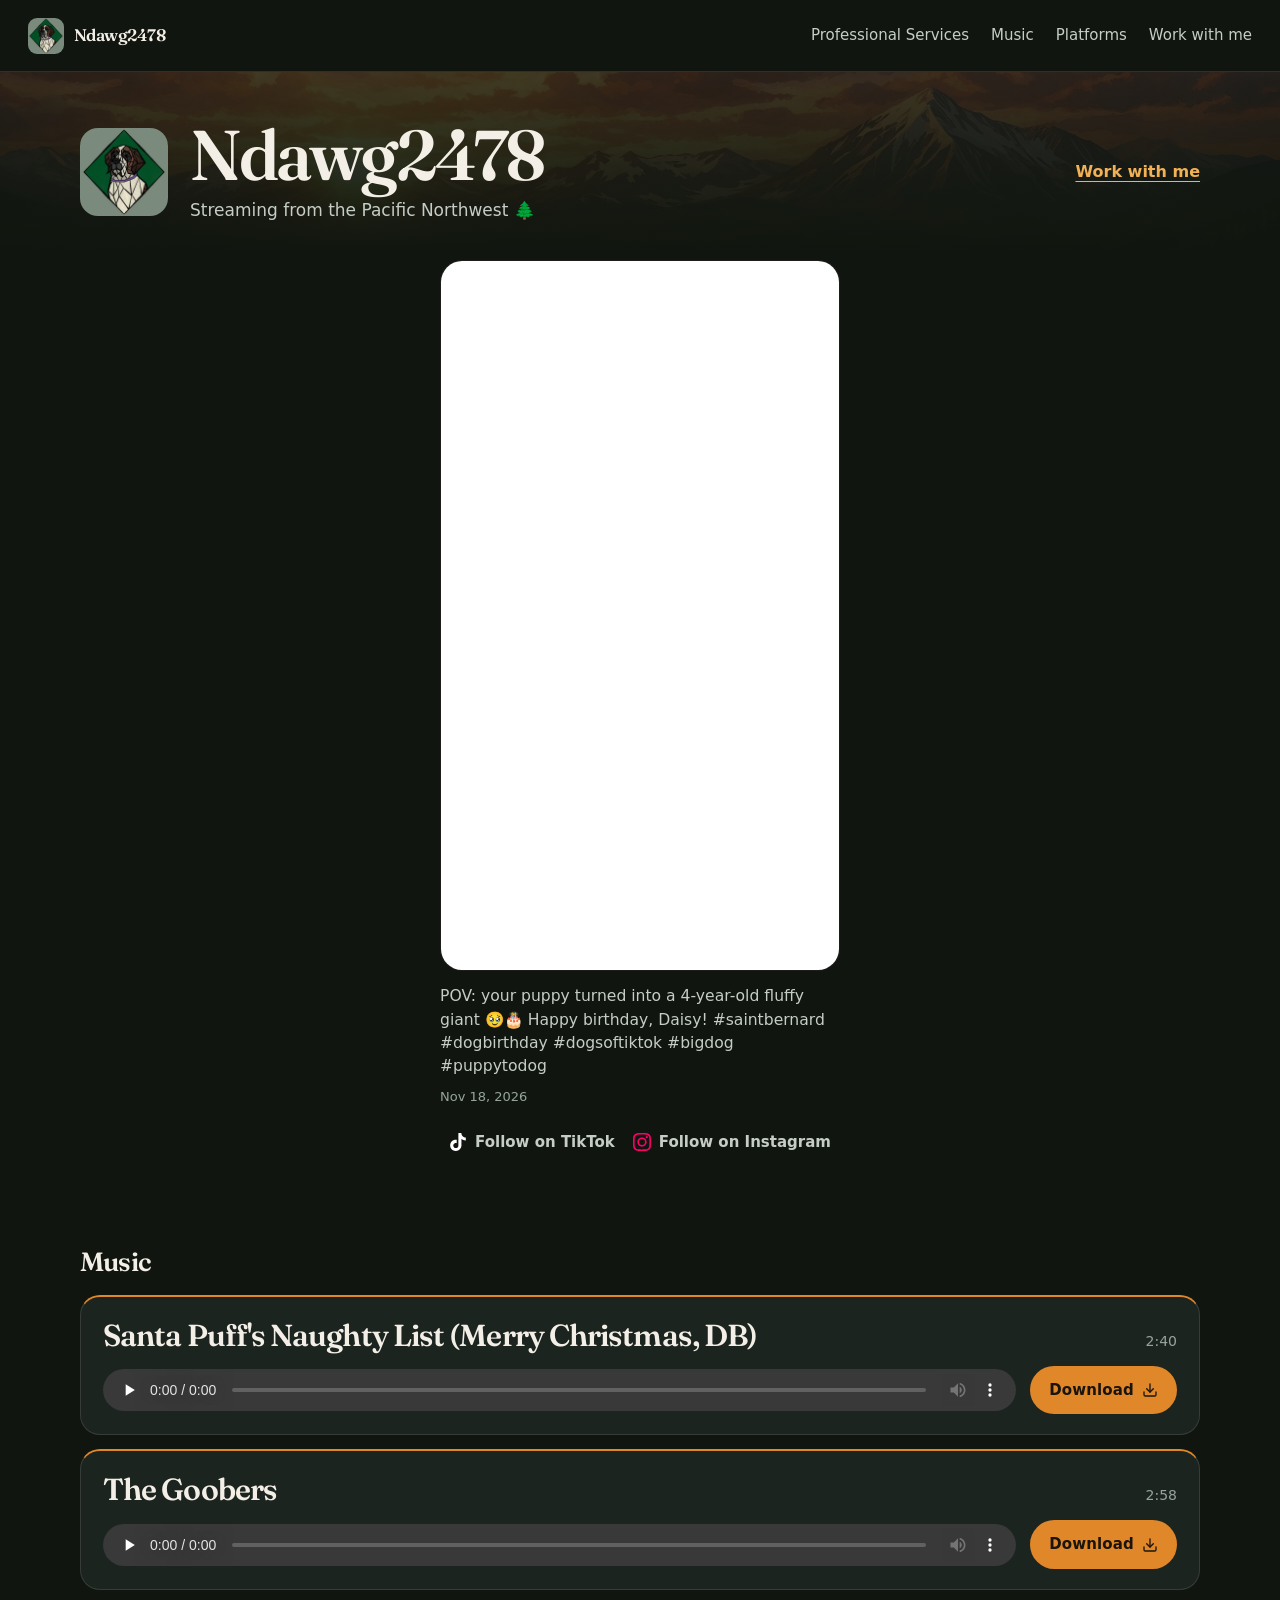
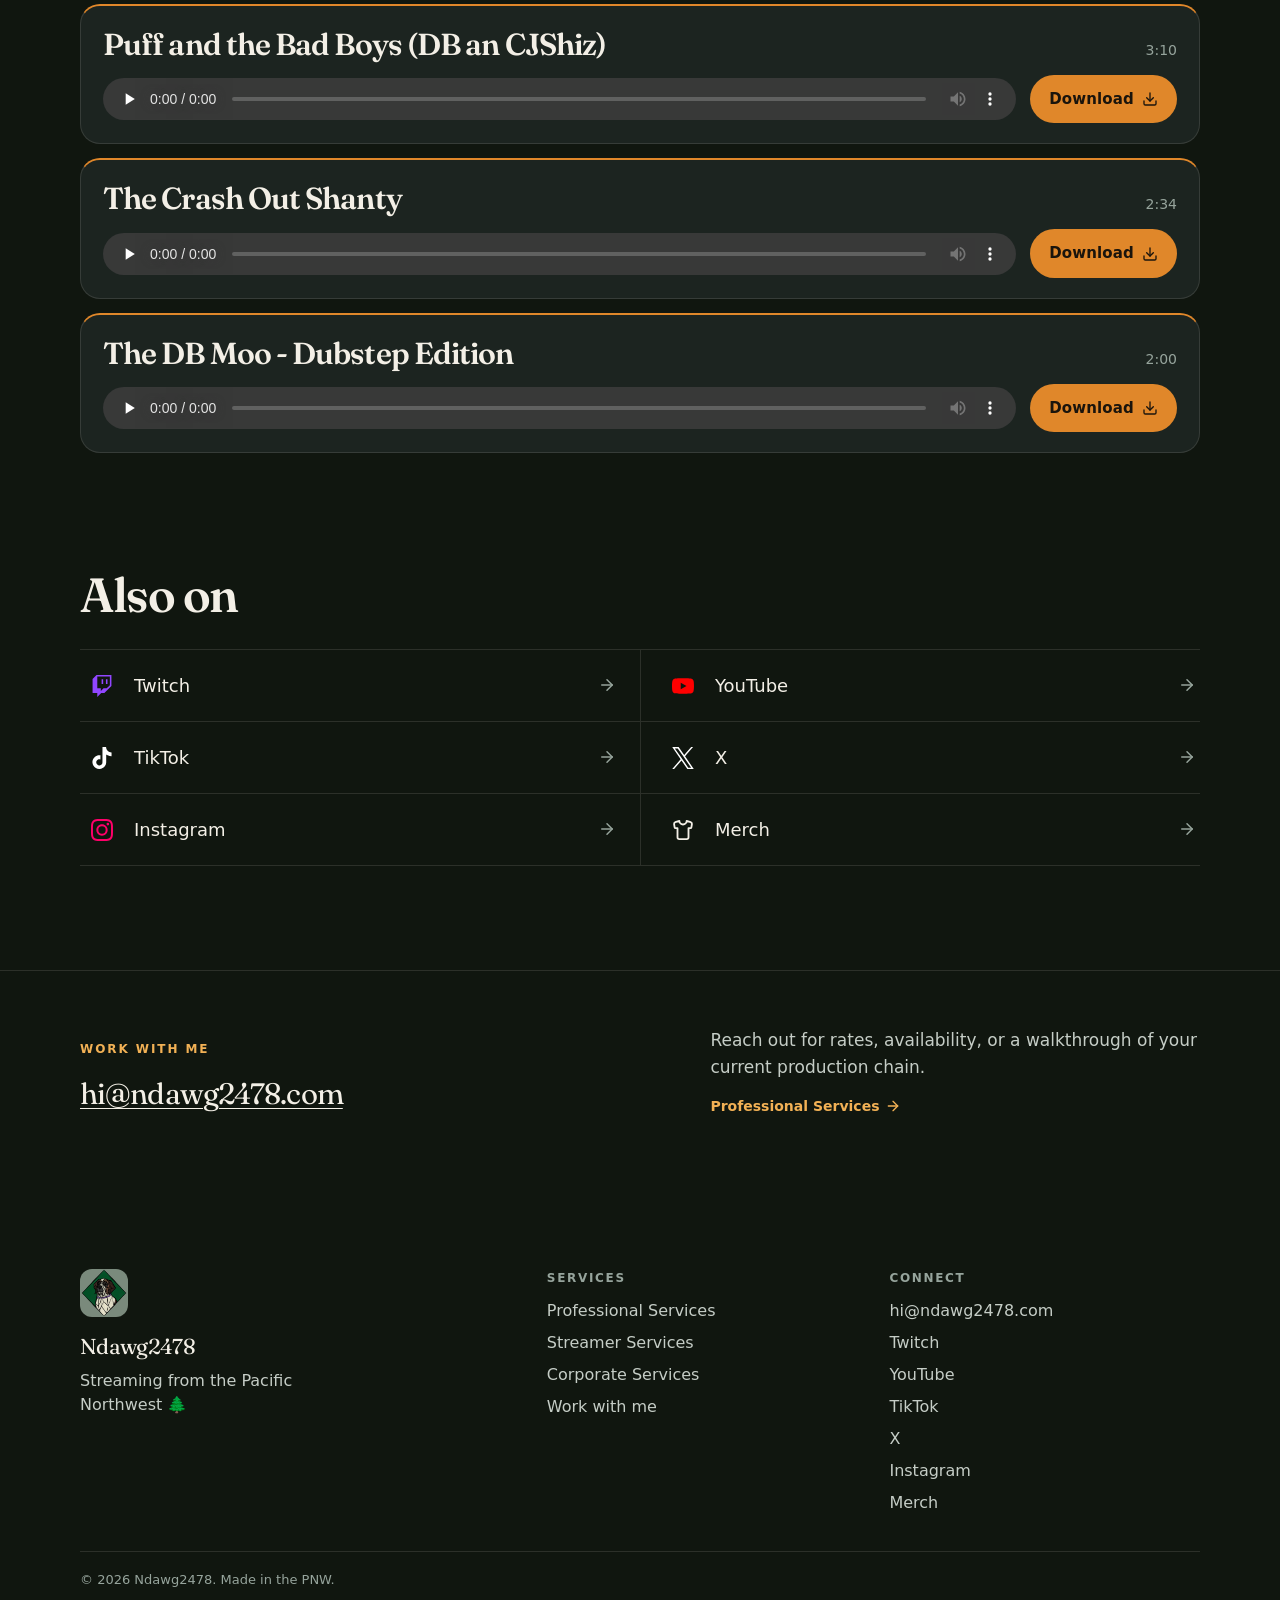
<file: index.html>
<!DOCTYPE html>
<html lang="en">
<head>
  <meta charset="UTF-8">
  <meta name="viewport" content="width=device-width, initial-scale=1.0">
  <title>Ndawg2478</title>
  <meta name="description" content="Ndawg2478 — Twitch, YouTube, TikTok, Twitter, Instagram, and professional production services.">
  <meta name="theme-color" content="#10160f">
  <link rel="canonical" href="https://ndawg2478.com/">
  <link rel="icon" href="assets/favicon.png" type="image/png" sizes="32x32">
  <link rel="apple-touch-icon" href="assets/apple-touch.png">

  <meta property="og:type" content="website">
  <meta property="og:site_name" content="Ndawg2478">
  <meta property="og:title" content="Ndawg2478">
  <meta property="og:description" content="Ndawg2478 — Twitch, YouTube, TikTok, Twitter, Instagram, and professional production services.">
  <meta property="og:url" content="https://ndawg2478.com/">
  <meta property="og:image" content="https://ndawg2478.com/assets/banner.jpg">
  <meta property="og:image:alt" content="Sunset over a Pacific Northwest mountain lake">
  <meta name="twitter:card" content="summary_large_image">
  <meta name="twitter:title" content="Ndawg2478">
  <meta name="twitter:description" content="Ndawg2478 — Twitch, YouTube, TikTok, Twitter, Instagram, and professional production services.">
  <meta name="twitter:image" content="https://ndawg2478.com/assets/banner.jpg">

  <link rel="preconnect" href="https://fonts.googleapis.com">
  <link rel="preconnect" href="https://fonts.gstatic.com" crossorigin>
  <link href="https://fonts.googleapis.com/css2?family=Fraunces:opsz,wght@9..144,600&display=swap" rel="stylesheet">
  <link rel="stylesheet" href="styles.css">
</head>
<body class="home" data-page="home">
  <a class="skip-link" href="#content">Skip to content</a>
  <noscript>
    <p class="noscript">Ndawg2478 — Twitch, YouTube, TikTok, Twitter, Instagram, and professional production services.
      <a href="https://www.tiktok.com/@ndawg2478">TikTok</a>
      <a href="https://www.instagram.com/ndawg2478/">Instagram</a>
      <a href="assets/audio/puff-and-the-bad-boys.mp3" download="puff-and-the-bad-boys.mp3">Puff and the Bad Boys (DB an CJShiz)</a>
      <a href="assets/audio/the-crash-out-shanty.mp3" download="the-crash-out-shanty.mp3">The Crash Out Shanty</a>
      <a href="assets/audio/the-db-moo-dubstep-edition.mp3" download="the-db-moo-dubstep-edition.mp3">The DB Moo - Dubstep Edition</a>
      <a href="mailto:hi@ndawg2478.com?subject=Production%20Inquiry">hi@ndawg2478.com</a>
      <a href="portfolio.html">Professional Services</a>
    </p>
  </noscript>

  <header class="site-header" data-role="header"></header>

  <main id="content">
    <section class="creator" aria-label="Introduction">
      <div class="creator-photo" aria-hidden="true">
        <img data-role="banner-image" data-decorative="true" src="assets/banner.jpg" width="1920" height="1080" alt="" decoding="async">
      </div>
      <div class="creator-copy" data-role="creator"></div>
    </section>

    <section id="watch" class="section section-latest" data-role="latest" aria-label="Latest video"></section>
    <section id="music" class="section section-music" data-role="music" hidden aria-label="Music"></section>
    <section id="platforms" class="section" data-role="platforms" aria-label="Platforms"></section>
    <section id="contact" class="section contact-slim" data-role="home-contact" aria-label="Contact"></section>
  </main>

  <footer class="site-footer" data-role="footer"></footer>

  <script src="js/icons.js"></script>
  <script src="js/site-data.js"></script>
</body>
</html>
</file>
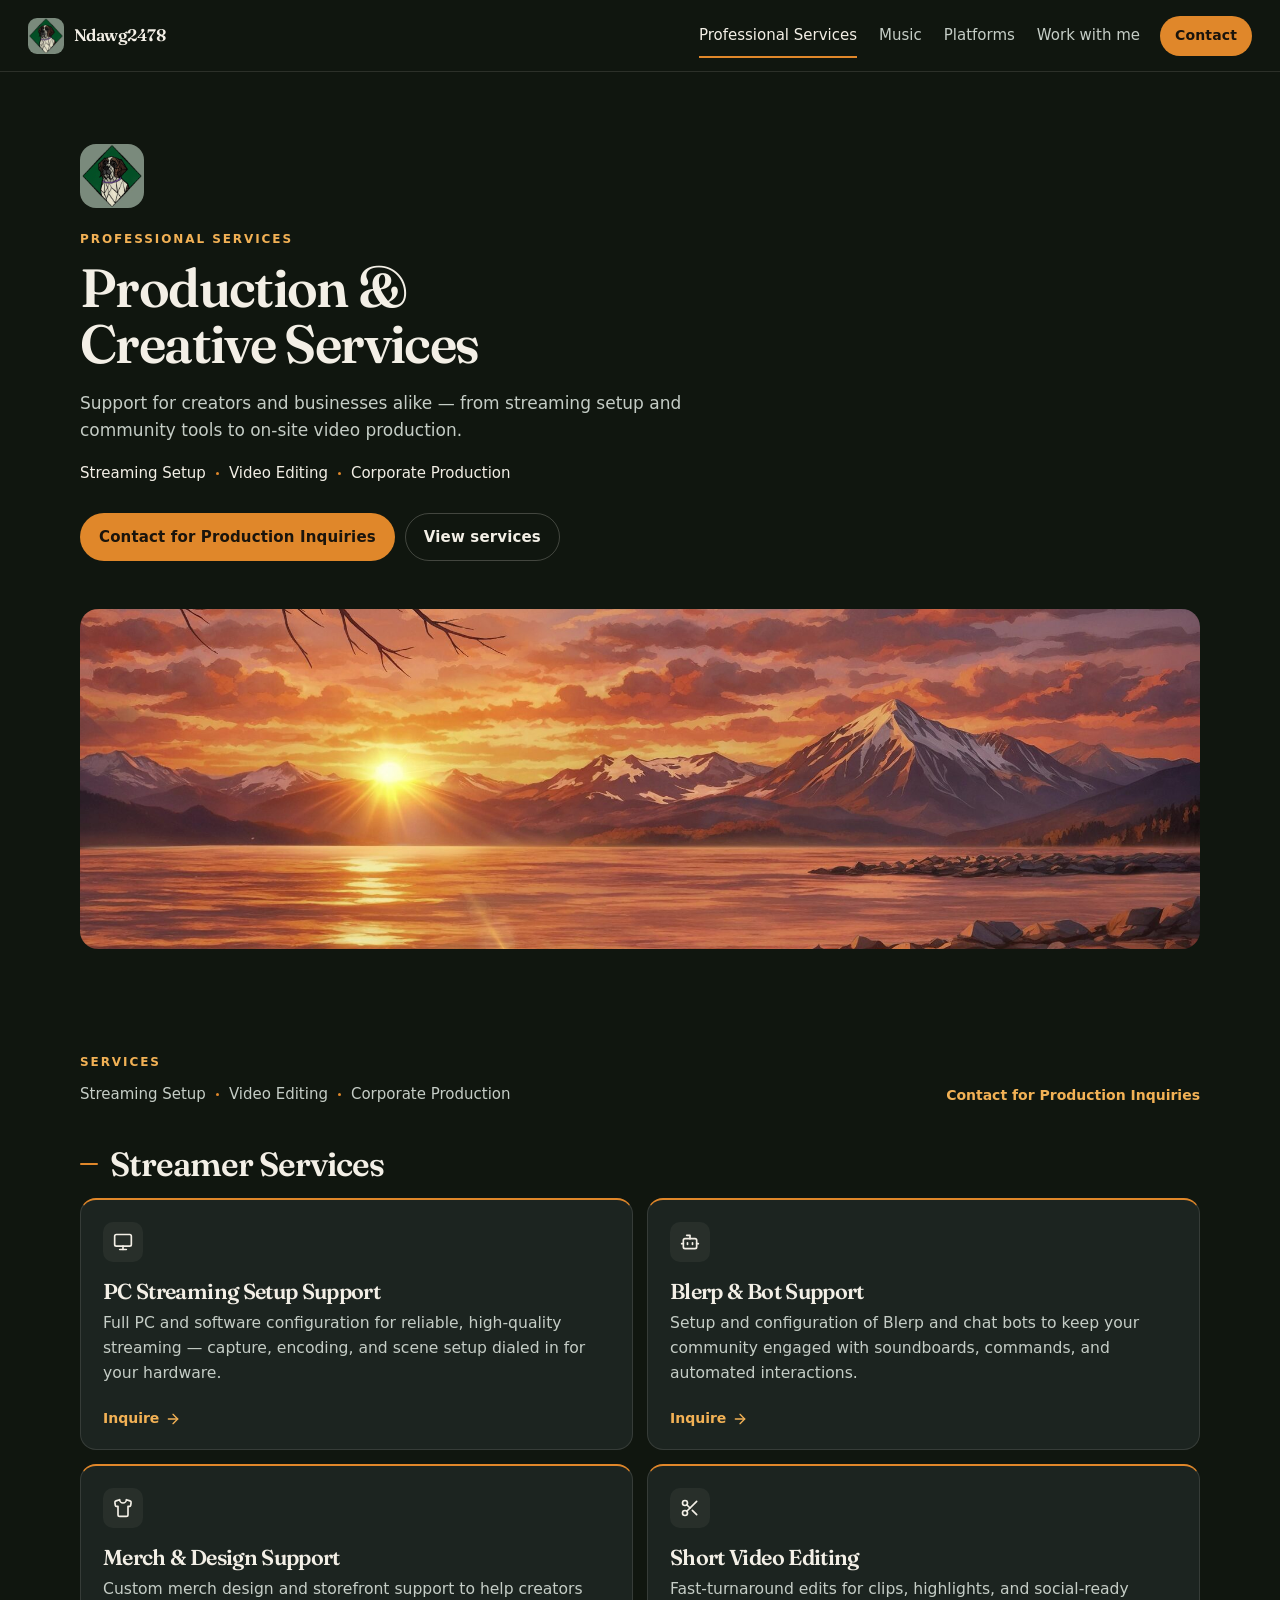
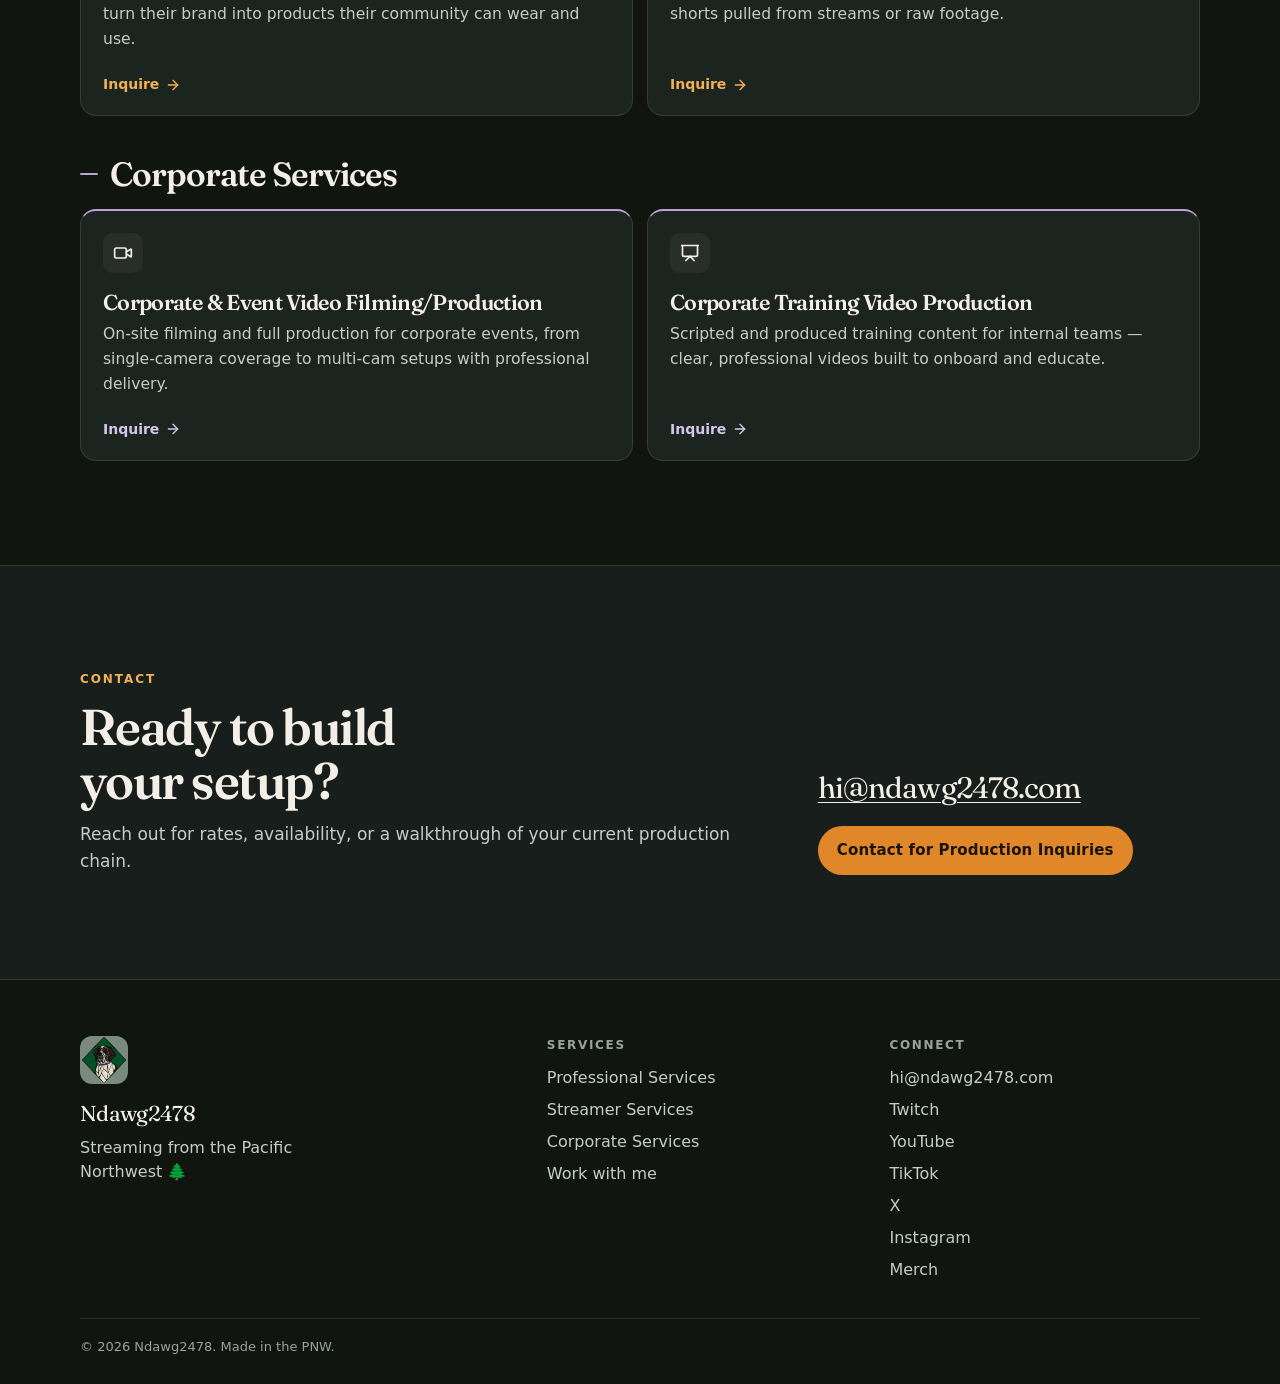
<file: portfolio.html>
<!DOCTYPE html>
<html lang="en">
<head>
  <meta charset="UTF-8">
  <meta name="viewport" content="width=device-width, initial-scale=1.0">
  <title>Production &amp; Creative Services — Ndawg2478</title>
  <meta name="description" content="PC streaming setup, Blerp/bot support, merch design, video editing, and corporate video production services by Ndawg2478.">
  <meta name="theme-color" content="#10160f">
  <link rel="canonical" href="https://ndawg2478.com/portfolio.html">
  <link rel="icon" href="assets/favicon.png" type="image/png" sizes="32x32">
  <link rel="apple-touch-icon" href="assets/apple-touch.png">

  <meta property="og:type" content="website">
  <meta property="og:site_name" content="Ndawg2478">
  <meta property="og:title" content="Production &amp; Creative Services — Ndawg2478">
  <meta property="og:description" content="PC streaming setup, Blerp/bot support, merch design, video editing, and corporate video production services by Ndawg2478.">
  <meta property="og:url" content="https://ndawg2478.com/portfolio.html">
  <meta property="og:image" content="https://ndawg2478.com/assets/banner.jpg">
  <meta property="og:image:alt" content="Sunset over a Pacific Northwest mountain lake">
  <meta name="twitter:card" content="summary_large_image">
  <meta name="twitter:title" content="Production &amp; Creative Services — Ndawg2478">
  <meta name="twitter:description" content="PC streaming setup, Blerp/bot support, merch design, video editing, and corporate video production services by Ndawg2478.">
  <meta name="twitter:image" content="https://ndawg2478.com/assets/banner.jpg">

  <link rel="preconnect" href="https://fonts.googleapis.com">
  <link rel="preconnect" href="https://fonts.gstatic.com" crossorigin>
  <link href="https://fonts.googleapis.com/css2?family=Fraunces:opsz,wght@9..144,600&display=swap" rel="stylesheet">
  <link rel="stylesheet" href="styles.css">
</head>
<body data-page="services">
  <a class="skip-link" href="#content">Skip to content</a>
  <noscript>
    <p class="noscript">Production &amp; Creative Services. Email <a href="mailto:hi@ndawg2478.com?subject=Production%20Inquiry">hi@ndawg2478.com</a>.</p>
  </noscript>

  <header class="site-header" data-role="header"></header>

  <main id="content">
    <div class="page-intro" data-role="page-intro"></div>
    <div class="photo-band">
      <img data-role="banner-image" src="assets/banner.jpg" width="1920" height="1080" alt="Sunset over a Pacific Northwest mountain lake" decoding="async">
    </div>
    <section id="services" class="section" data-role="services" aria-label="Services"></section>
    <div data-role="optional"></div>
    <section id="contact" class="section contact-band" data-role="contact" aria-label="Contact"></section>
  </main>

  <footer class="site-footer" data-role="footer"></footer>

  <script src="js/icons.js"></script>
  <script src="js/site-data.js"></script>
</body>
</html>
</file>
<file: styles.css>
/* ndawg2478 — public site. Forest ground, sunset action, purple as a second line. */

:root {
  --bg: #10160f;
  --bg-raised: #171e1b;
  --bg-card: #1c2420;
  --line: rgba(243, 239, 230, 0.12);
  --line-strong: rgba(243, 239, 230, 0.22);
  --text: #f3efe6;
  --muted: #c5cdc6;
  --faint: #96a49c;
  --sunset: #e0872a;
  --sunset-soft: #f2b155;
  --purple: #b7a3d4;
  --on-sunset: #1a140c;
  --font-heading: "Fraunces", "Iowan Old Style", Palatino, Georgia, serif;
  --font-body: system-ui, -apple-system, BlinkMacSystemFont, "Segoe UI", Roboto, Helvetica, Arial, sans-serif;
  --header-h: 72px;
  --wrap: 1120px;
}

* { box-sizing: border-box; margin: 0; padding: 0; }

html { scroll-behavior: smooth; color-scheme: dark; }

body {
  font-family: var(--font-body);
  color: var(--text);
  background: var(--bg);
  line-height: 1.5;
  min-height: 100vh;
  -webkit-font-smoothing: antialiased;
}

::selection { background: rgba(224, 135, 42, 0.28); color: var(--text); }

:focus { outline: none; }
:focus-visible { outline: 2px solid var(--sunset-soft); outline-offset: 3px; }

img { display: block; max-width: 100%; }
a { color: inherit; text-decoration: none; }

h1, h2, h3 {
  font-family: var(--font-heading);
  font-weight: 600;
  letter-spacing: -0.03em;
  line-height: 1.08;
  text-wrap: balance;
}

.icon-inline, .mark { width: 1em; height: 1em; display: inline-block; vertical-align: -0.125em; flex-shrink: 0; }

.visually-hidden {
  position: absolute;
  width: 1px;
  height: 1px;
  padding: 0;
  margin: -1px;
  overflow: hidden;
  clip: rect(0, 0, 0, 0);
  white-space: nowrap;
  border: 0;
}

.skip-link {
  position: fixed;
  left: 16px;
  top: 12px;
  transform: translateY(-160%);
  background: var(--text);
  color: var(--bg);
  padding: 8px 14px;
  border-radius: 8px;
  font-weight: 600;
  z-index: 50;
}
.skip-link:focus { transform: none; }

.noscript {
  padding: 12px 20px;
  background: var(--bg-raised);
  border-bottom: 1px solid var(--line);
  color: var(--muted);
}
.noscript a { color: var(--sunset-soft); text-decoration: underline; text-underline-offset: 3px; }

.wrap { width: min(var(--wrap), calc(100% - 40px)); margin: 0 auto; }

.eyebrow {
  font-family: var(--font-body);
  font-size: 0.75rem;
  font-weight: 600;
  letter-spacing: 0.16em;
  text-transform: uppercase;
  color: var(--sunset-soft);
  margin-bottom: 12px;
}

.lede {
  color: var(--muted);
  font-size: 1.0625rem;
  line-height: 1.6;
  max-width: 42rem;
}

.capability-line {
  display: flex;
  flex-wrap: wrap;
  align-items: center;
  gap: 0;
  margin-top: 18px;
  color: var(--text);
  font-size: 0.9375rem;
}
.capability-line .dot {
  width: 3px;
  height: 3px;
  margin: 0 10px;
  border-radius: 50%;
  background: var(--sunset);
}

/* Header */

.site-header {
  position: sticky;
  top: 0;
  z-index: 20;
  display: flex;
  flex-wrap: nowrap;
  align-items: center;
  gap: 12px 20px;
  min-height: var(--header-h);
  padding: 14px 20px;
  background: var(--bg);
  border-bottom: 1px solid var(--line);
}

.brand {
  display: inline-flex;
  align-items: center;
  gap: 10px;
  margin-right: auto;
  min-height: 44px;
}
.brand img { width: 36px; height: 36px; border-radius: 9px; object-fit: cover; }
.brand span {
  font-family: var(--font-heading);
  font-weight: 600;
  font-size: 1.05rem;
  letter-spacing: -0.03em;
}

.nav-toggle {
  display: none;
  align-items: center;
  gap: 8px;
  min-height: 44px;
  padding: 8px 14px;
  background: transparent;
  color: var(--text);
  border: 1px solid var(--line-strong);
  border-radius: 999px;
  font: inherit;
  font-size: 0.875rem;
  font-weight: 600;
  cursor: pointer;
}
.nav-toggle-bars {
  width: 16px;
  height: 10px;
  border-top: 2px solid currentColor;
  border-bottom: 2px solid currentColor;
}

.nav-links { display: flex; align-items: center; gap: 22px; }
.nav-links a {
  color: var(--muted);
  font-size: 0.9375rem;
  min-height: 44px;
  display: inline-flex;
  align-items: center;
}
.nav-links a[aria-current="page"] {
  color: var(--text);
  box-shadow: inset 0 -2px 0 var(--sunset);
}

/* Buttons */

.btn {
  display: inline-flex;
  align-items: center;
  justify-content: center;
  gap: 8px;
  min-height: 48px;
  padding: 12px 18px;
  border-radius: 999px;
  border: 1px solid transparent;
  font-family: var(--font-body);
  font-weight: 600;
  font-size: 0.9375rem;
  letter-spacing: 0.01em;
  cursor: pointer;
  transition: background-color 0.16s ease, border-color 0.16s ease, color 0.16s ease;
}
.btn-primary { background: var(--sunset); color: var(--on-sunset); }
.btn-secondary { background: transparent; border-color: var(--line-strong); color: var(--text); }
.btn-compact { min-height: 40px; padding: 8px 14px; font-size: 0.875rem; }
.btn .icon-inline { width: 16px; height: 16px; }

.text-link, .inquire {
  display: inline-flex;
  align-items: center;
  gap: 6px;
  font-weight: 600;
  font-size: 0.875rem;
  color: var(--sunset-soft);
}
.text-link .icon-inline, .inquire .icon-inline { width: 16px; height: 16px; }

/* Hero */

.hero { display: grid; }
.hero-copy {
  display: flex;
  flex-direction: column;
  justify-content: center;
  padding: 36px 20px 28px;
}
.hero-logo { width: 64px; height: 64px; border-radius: 16px; object-fit: cover; margin-bottom: 22px; }
.hero-copy h1, .page-intro h1 {
  font-size: clamp(2.7rem, 4.2vw, 3.9rem);
  max-width: 16ch;
  line-height: 1.04;
  margin-bottom: 18px;
}
.hero-media { position: relative; min-height: 220px; overflow: hidden; }
.hero-media img { width: 100%; height: 100%; object-fit: cover; object-position: center 42%; position: absolute; inset: 0; }
.hero-media::after {
  content: "";
  position: absolute;
  left: 0; right: 0; bottom: 0;
  height: 64px;
  background: linear-gradient(to bottom, transparent, var(--bg));
}

.actions { display: flex; flex-wrap: wrap; gap: 10px; margin-top: 28px; }

/* Page intro (services) */

.page-intro {
  width: min(var(--wrap), calc(100% - 40px));
  margin: 0 auto;
  padding: 48px 0 12px;
}
.photo-band {
  position: relative;
  height: 200px;
  margin-top: 28px;
  overflow: hidden;
}
.photo-band img { width: 100%; height: 100%; object-fit: cover; object-position: center 42%; }

/* Sections */

.section { padding: 72px 0; }
#services, #platforms, #contact, #streamer, #corporate, #work, #about, #watch, #music { scroll-margin-top: 96px; }

.section-intro {
  display: flex;
  flex-wrap: wrap;
  justify-content: space-between;
  align-items: flex-end;
  gap: 16px 24px;
  margin-bottom: 8px;
}
.section-intro .capability-line { margin-top: 0; color: var(--muted); }

.service-group { margin-top: 40px; }
.category-title {
  display: flex;
  align-items: center;
  gap: 12px;
  font-size: clamp(1.6rem, 3vw, 2.1rem);
  margin-bottom: 16px;
}
.category-title::before {
  content: "";
  width: 18px;
  height: 2px;
  border-radius: 1px;
  background: var(--sunset);
  flex-shrink: 0;
}
.service-group[data-accent="purple"] .category-title::before { background: var(--purple); }

.service-grid { display: grid; grid-template-columns: 1fr; gap: 14px; }
.service-card {
  display: flex;
  flex-direction: column;
  min-height: 100%;
  padding: 22px 22px 20px;
  background: var(--bg-card);
  border: 1px solid var(--line);
  border-top: 2px solid var(--sunset);
  border-radius: 16px;
  transition: border-color 0.16s ease;
}
.service-card[data-accent="purple"] { border-top-color: var(--purple); }
.service-icon {
  width: 40px;
  height: 40px;
  display: flex;
  align-items: center;
  justify-content: center;
  border-radius: 10px;
  background: rgba(243, 239, 230, 0.05);
  color: var(--text);
  margin-bottom: 18px;
}
.service-icon .icon-inline, .service-icon .mark { width: 20px; height: 20px; }
.service-card h3 { font-size: 1.35rem; margin-bottom: 8px; }
.service-card p { color: var(--muted); font-size: 0.975rem; line-height: 1.6; }
.card-links { display: flex; flex-wrap: wrap; gap: 16px 20px; align-items: center; margin-top: auto; padding-top: 22px; }
.service-card[data-accent="purple"] .inquire,
.service-card[data-accent="purple"] .text-link { color: #d4c6ea; }

/* Creator homepage */

.creator { position: relative; padding: 36px 0 20px; }
.creator-photo { position: absolute; inset: 0; overflow: hidden; pointer-events: none; }
.creator-photo img { width: 100%; height: 100%; object-fit: cover; object-position: center 42%; }
.creator-photo::after {
  content: "";
  position: absolute;
  inset: 0;
  background: linear-gradient(to bottom, rgba(16, 22, 15, 0.78), rgba(16, 22, 15, 0.94) 72%, var(--bg));
}
.creator-copy {
  position: relative;
  z-index: 1;
  width: min(var(--wrap), calc(100% - 40px));
  margin: 0 auto;
  display: grid;
  gap: 14px;
}
.creator-logo { width: 72px; height: 72px; border-radius: 18px; object-fit: cover; }
.creator-copy h1 {
  font-size: clamp(2.6rem, 7vw, 4.4rem);
  line-height: 0.98;
  letter-spacing: -0.035em;
  margin-bottom: 8px;
}
.mast-link {
  justify-self: start;
  display: inline-flex;
  align-items: center;
  min-height: 44px;
  font-weight: 600;
  color: var(--sunset-soft);
  text-decoration: underline;
  text-underline-offset: 4px;
}

.section-latest { padding-top: 4px; padding-bottom: 12px; }
.latest-wrap { display: flex; flex-direction: column; align-items: center; }
.latest-player { width: min(100%, 400px); margin: 0; }
.latest-frame {
  width: 100%;
  aspect-ratio: 9 / 16;
  border-radius: 22px;
  overflow: hidden;
  background: #000;
  border: 1px solid var(--line);
}
.latest-frame iframe {
  width: 100% !important;
  height: 100% !important;
  min-width: 0 !important;
  border: 0;
  display: block;
  background: #000;
}
.latest-caption {
  margin: 14px 0 0;
  color: var(--muted);
  font-size: 0.975rem;
  line-height: 1.5;
}
.latest-when {
  margin-top: 8px;
  color: var(--faint);
  font-size: 0.8125rem;
}
.follow-row {
  display: flex;
  flex-wrap: wrap;
  justify-content: center;
  gap: 4px 18px;
  margin-top: 14px;
}
.follow-link {
  display: inline-flex;
  align-items: center;
  gap: 8px;
  min-height: 44px;
  color: var(--muted);
  font-size: 0.9375rem;
  font-weight: 600;
}
.follow-mark { width: 18px; height: 18px; display: inline-flex; }
.follow-mark .mark,
.follow-mark .icon-inline { width: 18px; height: 18px; }

.section-music { padding-top: 28px; padding-bottom: 12px; }
.track-list { list-style: none; display: grid; gap: 14px; margin-top: 18px; }
.track {
  display: grid;
  gap: 14px;
  min-width: 0;
  padding: 22px 22px 20px;
  background: var(--bg-card);
  border: 1px solid var(--line);
  border-top: 2px solid var(--sunset);
  border-radius: 20px;
}
.track-heading {
  display: flex;
  flex-wrap: wrap;
  justify-content: space-between;
  align-items: baseline;
  gap: 6px 16px;
}
.track h3 { font-size: clamp(1.45rem, 2.5vw, 1.9rem); }
.track-duration {
  color: var(--faint);
  font-size: 0.875rem;
  font-variant-numeric: tabular-nums;
}
.track audio {
  width: 100%;
  min-width: 0;
  height: 42px;
  color-scheme: dark;
  accent-color: var(--sunset);
}
.track-download { width: 100%; }

.section-quiet-title { font-size: 1.65rem; margin-bottom: 4px; }

.contact-slim { padding-top: 28px; padding-bottom: 64px; border-top: 1px solid var(--line); }
.home-contact { display: grid; gap: 18px; }
.home-contact .email-link { display: inline-block; margin-top: 4px; }
.home-contact-side { display: grid; gap: 14px; justify-items: start; }
.home-contact .lede { margin: 0; }

/* Platforms */

#platforms h2 { font-size: clamp(2rem, 4vw, 3rem); margin-bottom: 8px; }
.platform-list {
  display: grid;
  grid-template-columns: 1fr;
  margin-top: 28px;
  border-top: 1px solid var(--line);
}
.platform-link {
  display: flex;
  align-items: center;
  gap: 14px;
  min-height: 72px;
  padding: 8px 4px;
  border-bottom: 1px solid var(--line);
  font-size: 1.125rem;
}
.platform-mark {
  width: 36px;
  height: 36px;
  display: inline-flex;
  align-items: center;
  justify-content: center;
  flex-shrink: 0;
}
.platform-mark .icon-inline, .platform-mark .mark { width: 22px; height: 22px; }
.platform-arrow { margin-left: auto; color: var(--faint); }
.platform-arrow .icon-inline { width: 18px; height: 18px; }

/* Optional blocks (hidden until the data file is filled) */

.section-tight { padding-top: 12px; padding-bottom: 12px; }
.work-grid, .quote-grid { display: grid; grid-template-columns: 1fr; gap: 14px; margin-top: 22px; }
.work-card, .quote {
  border: 1px solid var(--line);
  border-radius: 16px;
  background: var(--bg-card);
  overflow: hidden;
}
.work-card img { width: 100%; height: 200px; object-fit: cover; }
.work-card h3, .work-card p, .quote { padding: 0 18px; }
.work-card h3 { padding-top: 16px; font-size: 1.3rem; }
.work-card p { color: var(--muted); padding-bottom: 18px; }
.quote { padding: 22px 18px; }
.quote p { font-family: var(--font-heading); font-size: 1.35rem; line-height: 1.3; letter-spacing: -0.02em; }
.quote figcaption { display: flex; flex-direction: column; gap: 2px; margin-top: 16px; color: var(--muted); font-size: 0.875rem; }
.client-row { list-style: none; display: flex; flex-wrap: wrap; gap: 10px; margin-top: 8px; }
.client-row li {
  min-height: 48px;
  display: inline-flex;
  align-items: center;
  padding: 8px 14px;
  border: 1px solid var(--line);
  border-radius: 999px;
  color: var(--muted);
}
.client-row img { height: 28px; width: auto; }
.bio { display: grid; gap: 16px; }
.bio p { color: var(--muted); font-size: 1.0625rem; line-height: 1.7; max-width: 46rem; }

/* Contact */

.contact-band {
  background: var(--bg-raised);
  border-top: 1px solid var(--line);
  border-bottom: 1px solid var(--line);
}
.contact-layout { display: grid; gap: 28px; }
.contact-layout h2 { font-size: clamp(2rem, 4vw, 3.15rem); max-width: 16ch; margin-bottom: 12px; }
.contact-actions { display: flex; flex-direction: column; align-items: flex-start; gap: 16px; }
.email-link {
  font-family: var(--font-heading);
  font-size: clamp(1.35rem, 2.5vw, 1.85rem);
  letter-spacing: -0.03em;
  text-decoration: underline;
  text-decoration-thickness: 1px;
  text-underline-offset: 4px;
}

/* Footer */

.site-footer { padding: 56px 0 28px; }
.footer-grid { display: grid; gap: 32px; }
.footer-brand img { width: 48px; height: 48px; border-radius: 12px; object-fit: cover; margin-bottom: 14px; }
.footer-handle {
  font-family: var(--font-heading);
  font-size: 1.35rem;
  letter-spacing: -0.03em;
  margin-bottom: 6px;
}
.footer-brand p:last-child { color: var(--muted); max-width: 28ch; }
.footer-label {
  font-size: 0.75rem;
  font-weight: 600;
  letter-spacing: 0.14em;
  text-transform: uppercase;
  color: var(--faint);
  margin-bottom: 12px;
}
.site-footer ul { list-style: none; display: grid; gap: 8px; }
.site-footer li a { color: var(--muted); }
.footer-base {
  margin-top: 36px;
  padding-top: 18px;
  border-top: 1px solid var(--line);
  color: var(--faint);
  font-size: 0.8125rem;
}

@media (hover: hover) {
  .nav-links a:hover, .site-footer li a:hover, .platform-link:hover, .mast-link:hover, .follow-link:hover { color: var(--text); }
  .btn-primary:hover { background: var(--sunset-soft); color: var(--on-sunset); }
  .btn-secondary:hover { border-color: var(--text); }
  .service-card:hover { border-color: var(--line-strong); }
  .inquire:hover, .text-link:hover { color: var(--text); }
}

@media (max-width: 859px) {
  .creator { padding: 16px 0 6px; }
  .creator-copy {
    grid-template-columns: auto 1fr;
    column-gap: 14px;
    row-gap: 2px;
    align-items: center;
  }
  .creator-logo { width: 56px; height: 56px; grid-row: 1 / span 2; border-radius: 14px; }
  .creator-copy h1 { font-size: 1.85rem; margin-bottom: 0; }
  .creator-id .lede { font-size: 0.95rem; }
  .mast-link { grid-column: 1 / -1; min-height: 36px; }
  .nav-toggle { display: inline-flex; }
  .header-cta { display: none; }
  .nav-links {
    display: none;
    position: absolute;
    left: 0;
    right: 0;
    top: 100%;
    flex-direction: column;
    align-items: stretch;
    gap: 0;
    padding: 6px 16px 14px;
    background: var(--bg);
    border-bottom: 1px solid var(--line);
  }
  .site-header.is-open .nav-links { display: flex; }
  .nav-links a {
    min-height: 48px;
    border-bottom: 1px solid var(--line);
  }
  .nav-links a:last-child { border-bottom: 0; }
  .actions { flex-direction: column; align-items: stretch; }
  .actions .btn { width: 100%; }
}

@media (min-width: 760px) {
  .service-grid, .work-grid, .quote-grid { grid-template-columns: 1fr 1fr; }
  .platform-list { grid-template-columns: 1fr 1fr; }
  .platform-link:nth-child(odd) { padding-right: 24px; }
  .platform-link:nth-child(even) { padding-left: 24px; border-left: 1px solid var(--line); }
  .bio { grid-template-columns: 0.8fr 1.2fr; gap: 32px; align-items: start; }
}

@media (min-width: 860px) {
  .site-header { padding: 0 28px; flex-wrap: nowrap; }
  .nav-toggle { display: none; }
  .nav-links { display: flex; margin-left: auto; position: static; }
  .brand { margin-right: 0; }
  .creator { padding: 48px 0 28px; }
  .creator-copy {
    grid-template-columns: auto 1fr auto;
    grid-template-rows: auto auto;
    column-gap: 22px;
    row-gap: 0;
    align-items: center;
  }
  .creator-logo { grid-row: 1 / span 2; width: 88px; height: 88px; }
  .creator-id { grid-column: 2; grid-row: 1 / span 2; }
  .mast-link { grid-column: 3; grid-row: 1 / span 2; }
  .section-latest { padding-top: 4px; padding-bottom: 20px; }
  .home-contact { grid-template-columns: 1.1fr 0.9fr; align-items: end; gap: 32px; }
  .hero {
    grid-template-columns: minmax(460px, 46vw) 1fr;
    min-height: calc(100svh - var(--header-h));
  }
  .hero-copy { padding: 64px 56px 64px 48px; }
  .hero-media { min-height: 100%; }
  .hero-media::after {
    top: 0; bottom: 0; left: 0; right: auto;
    width: 88px; height: auto;
    background: linear-gradient(to right, var(--bg), transparent);
  }
  .page-intro { padding-top: 72px; }
  .photo-band {
    height: 340px;
    width: min(var(--wrap), calc(100% - 40px));
    margin: 36px auto 0;
    border-radius: 18px;
  }
  .section { padding: 104px 0; }
  .section-latest { padding-top: 8px; padding-bottom: 36px; }
  .section-music { padding-top: 48px; padding-bottom: 12px; }
  .track { grid-template-columns: minmax(0, 1fr) auto; align-items: center; }
  .track-heading { grid-column: 1 / -1; }
  .track-download { width: auto; }
  .contact-slim { padding-top: 56px; padding-bottom: 96px; }
  .contact-layout { grid-template-columns: 1.3fr 0.7fr; align-items: end; }
  .footer-grid { grid-template-columns: 1.4fr 1fr 1fr; }
}

@media (min-width: 1200px) {
  .hero-copy { padding-left: 72px; }
}

@media (prefers-reduced-motion: reduce) {
  html { scroll-behavior: auto; }
  *, *::before, *::after { transition: none !important; animation: none !important; }
}
</file>
